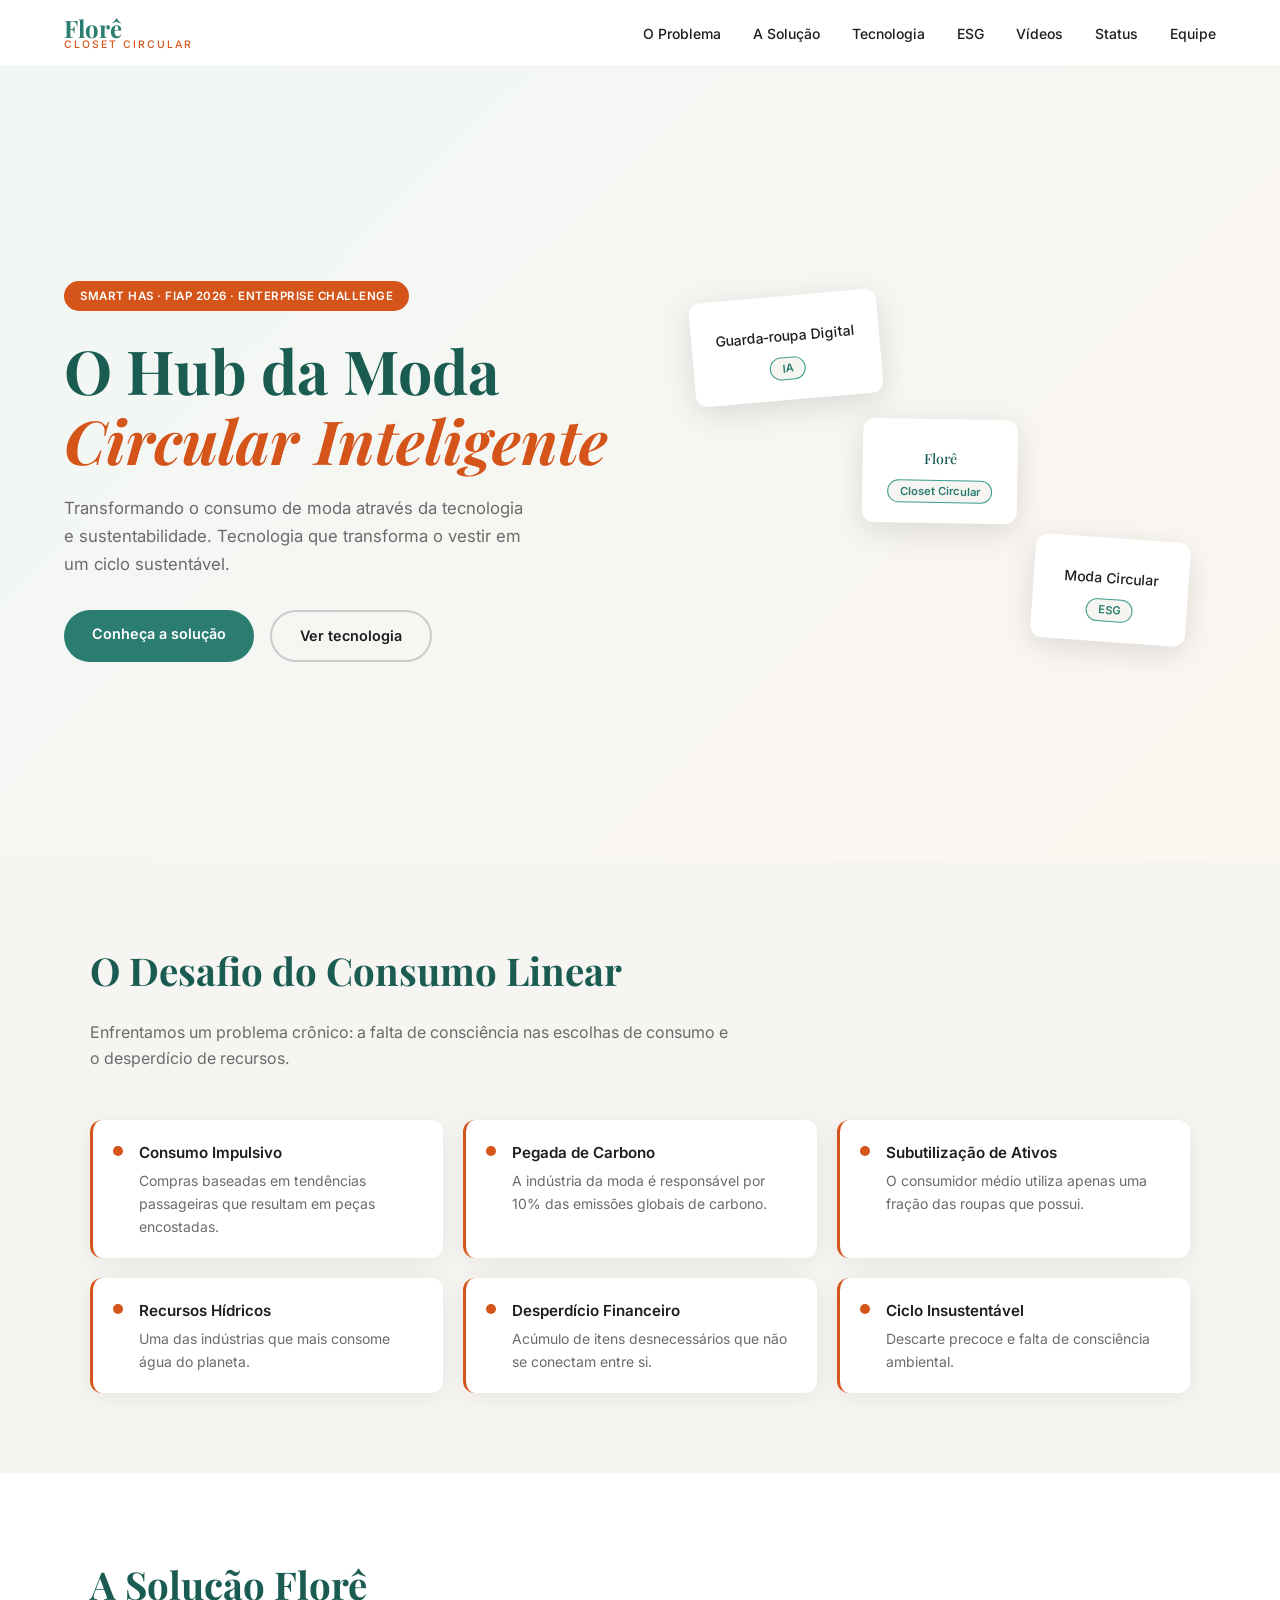
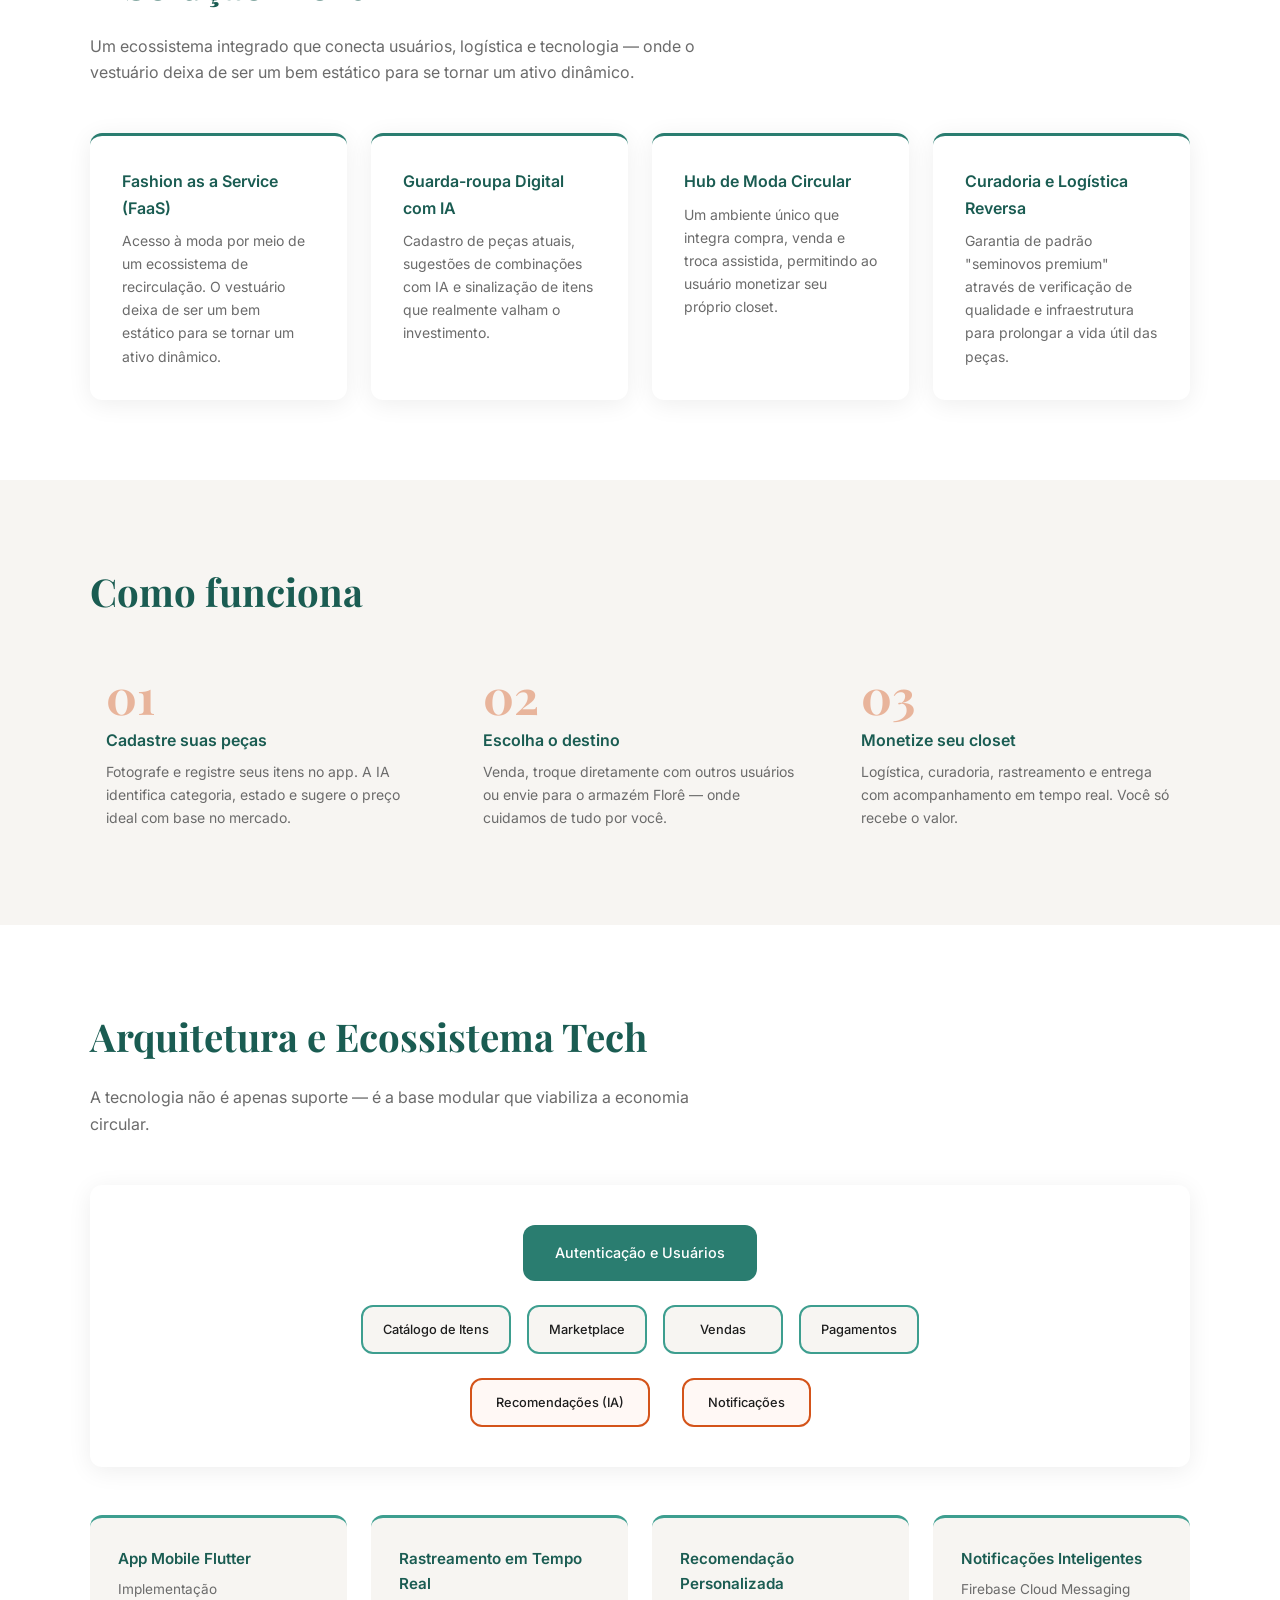
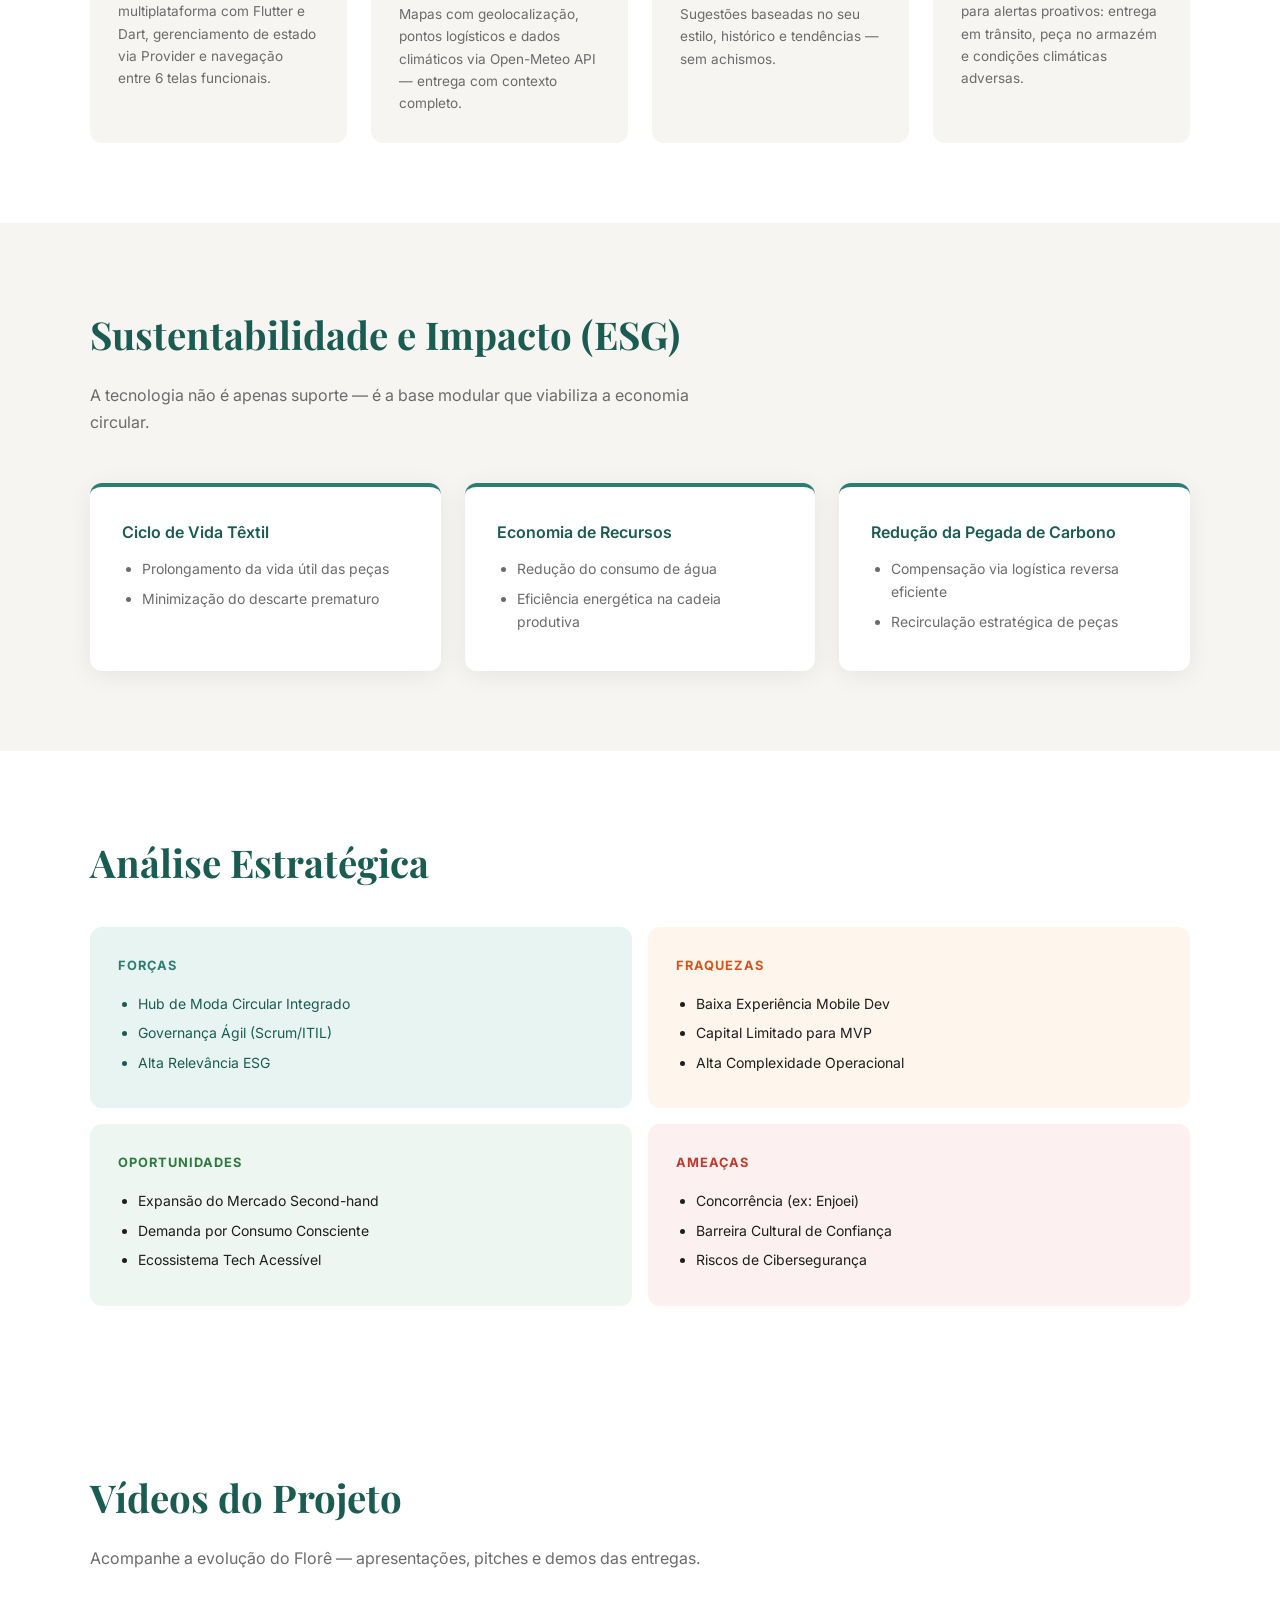
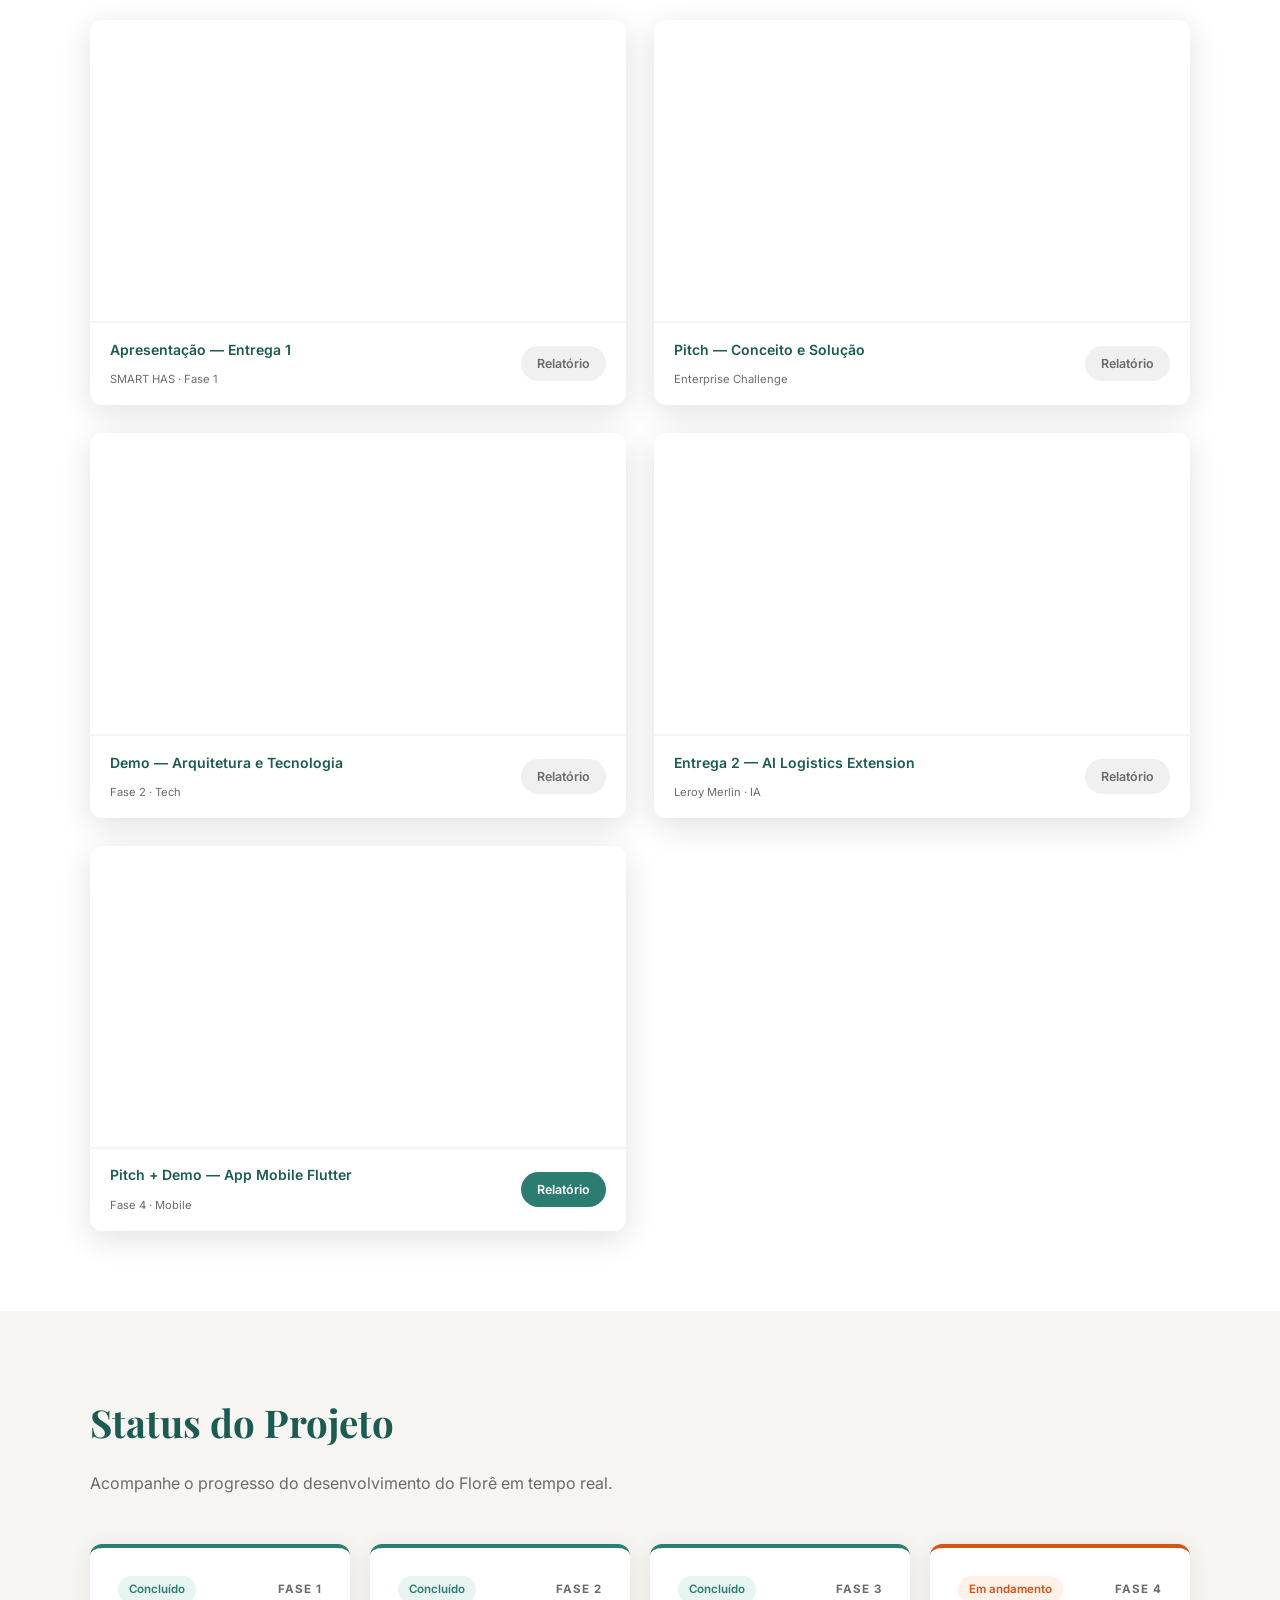
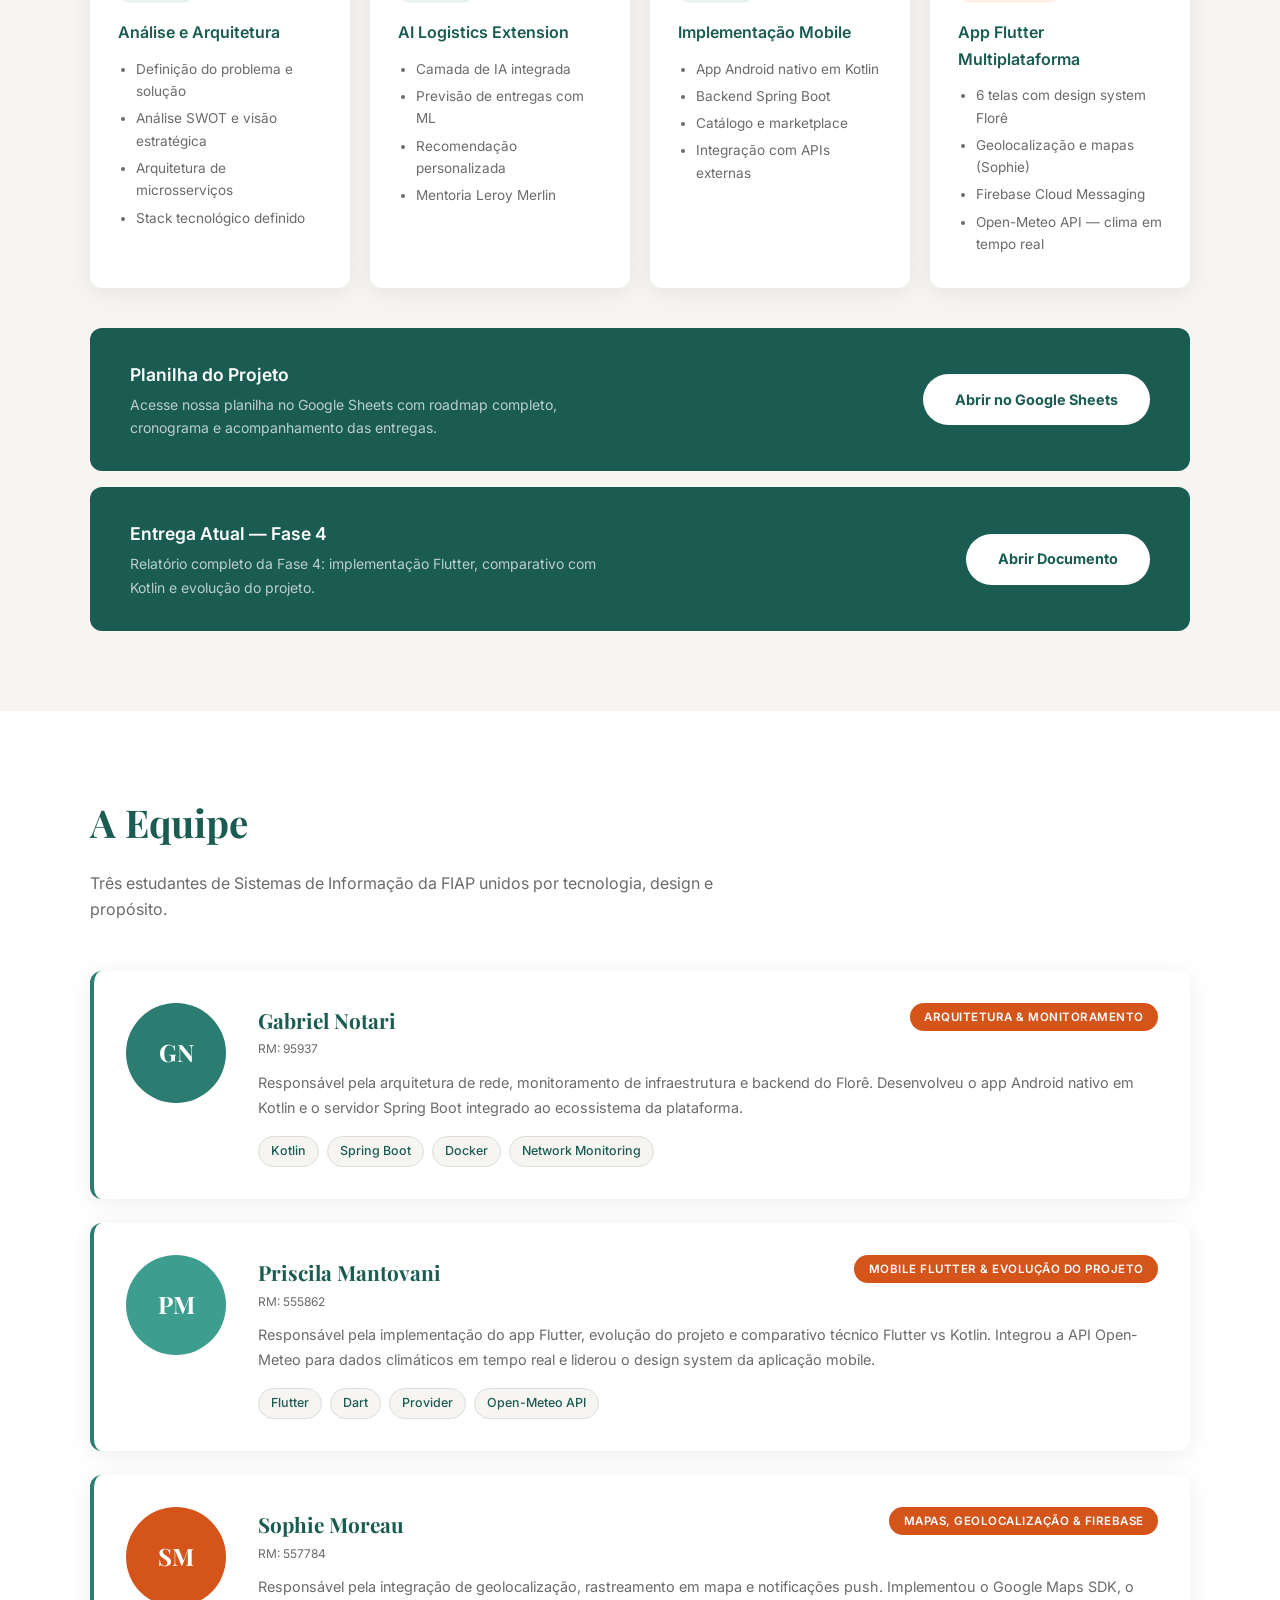
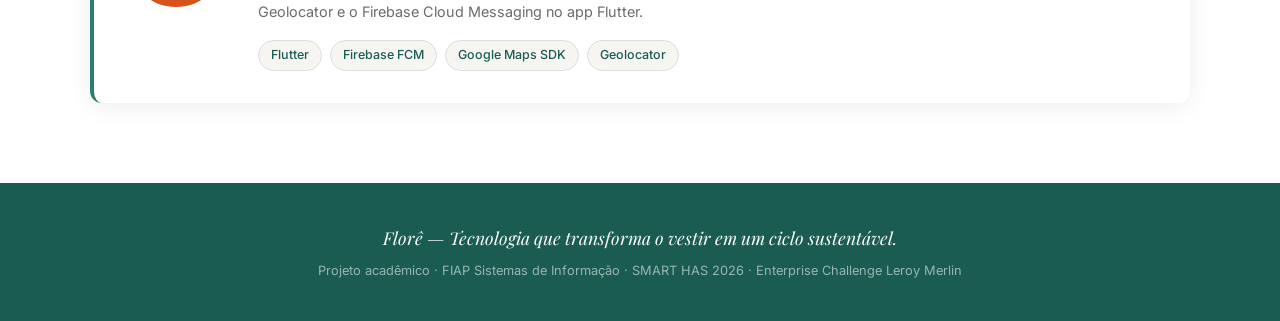
<file: index.html>
<!DOCTYPE html>
<html lang="pt-BR">
<head>
  <meta charset="UTF-8" />
  <meta name="viewport" content="width=device-width, initial-scale=1.0" />
  <title>Florê — Closet Circular</title>
  <link rel="stylesheet" href="css/style.css" />
  <link rel="preconnect" href="https://fonts.googleapis.com" />
  <link href="https://fonts.googleapis.com/css2?family=Playfair+Display:ital,wght@0,400;0,600;0,700;1,400&family=Inter:wght@300;400;500;600&display=swap" rel="stylesheet" />
</head>
<body>

  <!-- NAV -->
  <nav class="nav">
    <div class="nav__logo">
      <span class="nav__logo-text">Florê</span>
      <span class="nav__logo-sub">closet circular</span>
    </div>
    <ul class="nav__links">
      <li><a href="#problema">O Problema</a></li>
      <li><a href="#solucao">A Solução</a></li>
      <li><a href="#tecnologia">Tecnologia</a></li>
      <li><a href="#esg">ESG</a></li>
      <li><a href="#videos">Vídeos</a></li>
      <li><a href="#status">Status</a></li>
      <li><a href="#equipe">Equipe</a></li>
    </ul>
  </nav>

  <!-- HERO -->
  <section class="hero">
    <div class="hero__content">
      <span class="badge">SMART HAS · FIAP 2026 · Enterprise Challenge</span>
      <h1 class="hero__title">O Hub da Moda<br /><em>Circular Inteligente</em></h1>
      <p class="hero__subtitle">
        Transformando o consumo de moda através da tecnologia e sustentabilidade.
        Tecnologia que transforma o vestir em um ciclo sustentável.
      </p>
      <div class="hero__cta">
        <a href="#solucao" class="btn btn--primary">Conheça a solução</a>
        <a href="#tecnologia" class="btn btn--ghost">Ver tecnologia</a>
      </div>
    </div>
    <div class="hero__visual">
      <div class="hero__card hero__card--1">
        <p>Guarda-roupa Digital</p>
        <span class="card__tag">IA</span>
      </div>
      <div class="hero__card hero__card--2">
        <p class="hero__card-brand">Florê</p>
        <span class="card__tag">Closet Circular</span>
      </div>
      <div class="hero__card hero__card--3">
        <p>Moda Circular</p>
        <span class="card__tag">ESG</span>
      </div>
    </div>
  </section>

  <!-- PROBLEMA -->
  <section class="section section--alt" id="problema">
    <div class="container">
      <div class="section__header">
        <h2 class="section__title">O Desafio do Consumo Linear</h2>
        <p class="section__text">
          Enfrentamos um problema crônico: a falta de consciência nas escolhas de consumo e o desperdício de recursos.
        </p>
      </div>
      <div class="grid grid--2">
        <div class="problem-item">
          <div class="problem-item__dot"></div>
          <div>
            <h3>Consumo Impulsivo</h3>
            <p>Compras baseadas em tendências passageiras que resultam em peças encostadas.</p>
          </div>
        </div>
        <div class="problem-item">
          <div class="problem-item__dot"></div>
          <div>
            <h3>Pegada de Carbono</h3>
            <p>A indústria da moda é responsável por 10% das emissões globais de carbono.</p>
          </div>
        </div>
        <div class="problem-item">
          <div class="problem-item__dot"></div>
          <div>
            <h3>Subutilização de Ativos</h3>
            <p>O consumidor médio utiliza apenas uma fração das roupas que possui.</p>
          </div>
        </div>
        <div class="problem-item">
          <div class="problem-item__dot"></div>
          <div>
            <h3>Recursos Hídricos</h3>
            <p>Uma das indústrias que mais consome água do planeta.</p>
          </div>
        </div>
        <div class="problem-item">
          <div class="problem-item__dot"></div>
          <div>
            <h3>Desperdício Financeiro</h3>
            <p>Acúmulo de itens desnecessários que não se conectam entre si.</p>
          </div>
        </div>
        <div class="problem-item">
          <div class="problem-item__dot"></div>
          <div>
            <h3>Ciclo Insustentável</h3>
            <p>Descarte precoce e falta de consciência ambiental.</p>
          </div>
        </div>
      </div>
    </div>
  </section>

  <!-- SOLUÇÃO -->
  <section class="section" id="solucao">
    <div class="container">
      <div class="section__header">
        <h2 class="section__title">A Solução Florê</h2>
        <p class="section__text">
          Um ecossistema integrado que conecta usuários, logística e tecnologia — onde o vestuário deixa de ser um bem estático para se tornar um ativo dinâmico.
        </p>
      </div>
      <div class="cards">
        <div class="card card--accent">
          <h3>Fashion as a Service (FaaS)</h3>
          <p>Acesso à moda por meio de um ecossistema de recirculação. O vestuário deixa de ser um bem estático para se tornar um ativo dinâmico.</p>
        </div>
        <div class="card card--accent">
          <h3>Guarda-roupa Digital com IA</h3>
          <p>Cadastro de peças atuais, sugestões de combinações com IA e sinalização de itens que realmente valham o investimento.</p>
        </div>
        <div class="card card--accent">
          <h3>Hub de Moda Circular</h3>
          <p>Um ambiente único que integra compra, venda e troca assistida, permitindo ao usuário monetizar seu próprio closet.</p>
        </div>
        <div class="card card--accent">
          <h3>Curadoria e Logística Reversa</h3>
          <p>Garantia de padrão "seminovos premium" através de verificação de qualidade e infraestrutura para prolongar a vida útil das peças.</p>
        </div>
      </div>
    </div>
  </section>

  <!-- COMO FUNCIONA -->
  <section class="section section--alt" id="como-funciona">
    <div class="container">
      <h2 class="section__title">Como funciona</h2>
      <div class="steps">
        <div class="step">
          <span class="step__number">01</span>
          <h3>Cadastre suas peças</h3>
          <p>Fotografe e registre seus itens no app. A IA identifica categoria, estado e sugere o preço ideal com base no mercado.</p>
        </div>
        <div class="step">
          <span class="step__number">02</span>
          <h3>Escolha o destino</h3>
          <p>Venda, troque diretamente com outros usuários ou envie para o armazém Florê — onde cuidamos de tudo por você.</p>
        </div>
        <div class="step">
          <span class="step__number">03</span>
          <h3>Monetize seu closet</h3>
          <p>Logística, curadoria, rastreamento e entrega com acompanhamento em tempo real. Você só recebe o valor.</p>
        </div>
      </div>
    </div>
  </section>

  <!-- TECNOLOGIA -->
  <section class="section" id="tecnologia">
    <div class="container">
      <div class="section__header">
        <h2 class="section__title">Arquitetura e Ecossistema Tech</h2>
        <p class="section__text">
          A tecnologia não é apenas suporte — é a base modular que viabiliza a economia circular.
        </p>
      </div>
      <div class="arch">
        <div class="arch__center">
          <p>Autenticação e Usuários</p>
        </div>
        <div class="arch__modules">
          <div class="arch__module"><p>Catálogo de Itens</p></div>
          <div class="arch__module"><p>Marketplace</p></div>
          <div class="arch__module"><p>Vendas</p></div>
          <div class="arch__module"><p>Pagamentos</p></div>
        </div>
        <div class="arch__ai">
          <div class="arch__ai-item"><p>Recomendações (IA)</p></div>
          <div class="arch__ai-item"><p>Notificações</p></div>
        </div>
      </div>
      <div class="features">
        <div class="feature">
          <h3>App Mobile Flutter</h3>
          <p>Implementação multiplataforma com Flutter e Dart, gerenciamento de estado via Provider e navegação entre 6 telas funcionais.</p>
        </div>
        <div class="feature">
          <h3>Rastreamento em Tempo Real</h3>
          <p>Mapas com geolocalização, pontos logísticos e dados climáticos via Open-Meteo API — entrega com contexto completo.</p>
        </div>
        <div class="feature">
          <h3>Recomendação Personalizada</h3>
          <p>Sugestões baseadas no seu estilo, histórico e tendências — sem achismos.</p>
        </div>
        <div class="feature">
          <h3>Notificações Inteligentes</h3>
          <p>Firebase Cloud Messaging para alertas proativos: entrega em trânsito, peça no armazém e condições climáticas adversas.</p>
        </div>
      </div>
    </div>
  </section>

  <!-- ESG -->
  <section class="section section--alt" id="esg">
    <div class="container">
      <div class="section__header">
        <h2 class="section__title">Sustentabilidade e Impacto (ESG)</h2>
        <p class="section__text">
          A tecnologia não é apenas suporte — é a base modular que viabiliza a economia circular.
        </p>
      </div>
      <div class="esg-grid">
        <div class="esg-card">
          <h3>Ciclo de Vida Têxtil</h3>
          <ul>
            <li>Prolongamento da vida útil das peças</li>
            <li>Minimização do descarte prematuro</li>
          </ul>
        </div>
        <div class="esg-card">
          <h3>Economia de Recursos</h3>
          <ul>
            <li>Redução do consumo de água</li>
            <li>Eficiência energética na cadeia produtiva</li>
          </ul>
        </div>
        <div class="esg-card">
          <h3>Redução da Pegada de Carbono</h3>
          <ul>
            <li>Compensação via logística reversa eficiente</li>
            <li>Recirculação estratégica de peças</li>
          </ul>
        </div>
      </div>
    </div>
  </section>

  <!-- SWOT -->
  <section class="section" id="swot">
    <div class="container">
      <h2 class="section__title">Análise Estratégica</h2>
      <div class="swot">
        <div class="swot__cell swot__cell--s">
          <h3>Forças</h3>
          <ul>
            <li>Hub de Moda Circular Integrado</li>
            <li>Governança Ágil (Scrum/ITIL)</li>
            <li>Alta Relevância ESG</li>
          </ul>
        </div>
        <div class="swot__cell swot__cell--w">
          <h3>Fraquezas</h3>
          <ul>
            <li>Baixa Experiência Mobile Dev</li>
            <li>Capital Limitado para MVP</li>
            <li>Alta Complexidade Operacional</li>
          </ul>
        </div>
        <div class="swot__cell swot__cell--o">
          <h3>Oportunidades</h3>
          <ul>
            <li>Expansão do Mercado Second-hand</li>
            <li>Demanda por Consumo Consciente</li>
            <li>Ecossistema Tech Acessível</li>
          </ul>
        </div>
        <div class="swot__cell swot__cell--t">
          <h3>Ameaças</h3>
          <ul>
            <li>Concorrência (ex: Enjoei)</li>
            <li>Barreira Cultural de Confiança</li>
            <li>Riscos de Cibersegurança</li>
          </ul>
        </div>
      </div>
    </div>
  </section>

  <!-- VIDEOS -->
  <section class="section" id="videos">
    <div class="container">
      <div class="section__header">
        <h2 class="section__title">Vídeos do Projeto</h2>
        <p class="section__text">Acompanhe a evolução do Florê — apresentações, pitches e demos das entregas.</p>
      </div>
      <div class="videos-grid">
        <div class="video-card">
          <div class="video-wrap">
            <iframe src="https://www.youtube.com/embed/IFmr7-r5NGU?start=9" title="Florê - Vídeo 1" frameborder="0" allow="accelerometer; autoplay; clipboard-write; encrypted-media; gyroscope; picture-in-picture" allowfullscreen></iframe>
          </div>
          <div class="video-card__footer">
            <div>
              <p class="video-card__label">Apresentação — Entrega 1</p>
              <span class="video-card__tag">SMART HAS · Fase 1</span>
            </div>
            <a href="assets/pdfs/entrega-1.pdf" class="btn-pdf" target="_blank" data-pending="true">Relatório</a>
          </div>
        </div>
        <div class="video-card">
          <div class="video-wrap">
            <iframe src="https://www.youtube.com/embed/PlExFuU6SHs?start=1" title="Florê - Vídeo 2" frameborder="0" allow="accelerometer; autoplay; clipboard-write; encrypted-media; gyroscope; picture-in-picture" allowfullscreen></iframe>
          </div>
          <div class="video-card__footer">
            <div>
              <p class="video-card__label">Pitch — Conceito e Solução</p>
              <span class="video-card__tag">Enterprise Challenge</span>
            </div>
            <a href="assets/pdfs/entrega-2.pdf" class="btn-pdf" target="_blank" data-pending="true">Relatório</a>
          </div>
        </div>
        <div class="video-card">
          <div class="video-wrap">
            <iframe src="https://www.youtube.com/embed/DBwNPee3TGM?start=10" title="Florê - Vídeo 3" frameborder="0" allow="accelerometer; autoplay; clipboard-write; encrypted-media; gyroscope; picture-in-picture" allowfullscreen></iframe>
          </div>
          <div class="video-card__footer">
            <div>
              <p class="video-card__label">Demo — Arquitetura e Tecnologia</p>
              <span class="video-card__tag">Fase 2 · Tech</span>
            </div>
            <a href="assets/pdfs/entrega-3.pdf" class="btn-pdf" target="_blank" data-pending="true">Relatório</a>
          </div>
        </div>
        <div class="video-card">
          <div class="video-wrap">
            <iframe src="https://www.youtube.com/embed/zfQlmi-WRsg?start=3" title="Florê - Vídeo 4" frameborder="0" allow="accelerometer; autoplay; clipboard-write; encrypted-media; gyroscope; picture-in-picture" allowfullscreen></iframe>
          </div>
          <div class="video-card__footer">
            <div>
              <p class="video-card__label">Entrega 2 — AI Logistics Extension</p>
              <span class="video-card__tag">Leroy Merlin · IA</span>
            </div>
            <a href="assets/pdfs/entrega-4.pdf" class="btn-pdf" target="_blank" data-pending="true">Relatório</a>
          </div>
        </div>
        <div class="video-card">
          <div class="video-wrap">
            <iframe src="https://www.youtube.com/embed/sn-hsEqJ078" title="Florê - Fase 4" frameborder="0" allow="accelerometer; autoplay; clipboard-write; encrypted-media; gyroscope; picture-in-picture" allowfullscreen></iframe>
          </div>
          <div class="video-card__footer">
            <div>
              <p class="video-card__label">Pitch + Demo — App Mobile Flutter</p>
              <span class="video-card__tag">Fase 4 · Mobile</span>
            </div>
            <a href="assets/pdfs/entrega-fase4.pdf" class="btn-pdf" target="_blank">Relatório</a>
          </div>
        </div>

      </div>
    </div>
  </section>

  <!-- STATUS -->
  <section class="section section--alt" id="status">
    <div class="container">
      <div class="section__header">
        <h2 class="section__title">Status do Projeto</h2>
        <p class="section__text">Acompanhe o progresso do desenvolvimento do Florê em tempo real.</p>
      </div>
      <div class="status-grid">
        <div class="status-phase status-phase--done">
          <div class="status-phase__header">
            <span class="status-badge status-badge--done">Concluído</span>
            <span class="status-phase__num">Fase 1</span>
          </div>
          <h3>Análise e Arquitetura</h3>
          <ul>
            <li>Definição do problema e solução</li>
            <li>Análise SWOT e visão estratégica</li>
            <li>Arquitetura de microsserviços</li>
            <li>Stack tecnológico definido</li>
          </ul>
        </div>
        <div class="status-phase status-phase--done">
          <div class="status-phase__header">
            <span class="status-badge status-badge--done">Concluído</span>
            <span class="status-phase__num">Fase 2</span>
          </div>
          <h3>AI Logistics Extension</h3>
          <ul>
            <li>Camada de IA integrada</li>
            <li>Previsão de entregas com ML</li>
            <li>Recomendação personalizada</li>
            <li>Mentoria Leroy Merlin</li>
          </ul>
        </div>
        <div class="status-phase status-phase--done">
          <div class="status-phase__header">
            <span class="status-badge status-badge--done">Concluído</span>
            <span class="status-phase__num">Fase 3</span>
          </div>
          <h3>Implementação Mobile</h3>
          <ul>
            <li>App Android nativo em Kotlin</li>
            <li>Backend Spring Boot</li>
            <li>Catálogo e marketplace</li>
            <li>Integração com APIs externas</li>
          </ul>
        </div>
        <div class="status-phase status-phase--active">
          <div class="status-phase__header">
            <span class="status-badge status-badge--active">Em andamento</span>
            <span class="status-phase__num">Fase 4</span>
          </div>
          <h3>App Flutter Multiplataforma</h3>
          <ul>
            <li>6 telas com design system Florê</li>
            <li>Geolocalização e mapas (Sophie)</li>
            <li>Firebase Cloud Messaging</li>
            <li>Open-Meteo API — clima em tempo real</li>
          </ul>
        </div>
      </div>
      <div class="notion-cta">
        <div class="notion-cta__text">
          <div>
            <h3>Planilha do Projeto</h3>
            <p>Acesse nossa planilha no Google Sheets com roadmap completo, cronograma e acompanhamento das entregas.</p>
          </div>
        </div>
        <a href="https://docs.google.com/spreadsheets/d/1Z-wkbdMNPO_Iq59ugQeXgiXvL51vIGpdCzk_PUpWDBs/edit?gid=0#gid=0" class="btn btn--notion" target="_blank">
          Abrir no Google Sheets
        </a>
      </div>
      <div class="notion-cta" style="margin-top:1rem;">
        <div class="notion-cta__text">
          <div>
            <h3>Entrega Atual — Fase 4</h3>
            <p>Relatório completo da Fase 4: implementação Flutter, comparativo com Kotlin e evolução do projeto.</p>
          </div>
        </div>
        <a href="https://docs.google.com/document/d/1UsCDy0dgyTzAO0DwYq_TMVf_Zk6RgGlUrxVq-ClWnow/edit?usp=sharing" class="btn btn--notion" target="_blank">
          Abrir Documento
        </a>
      </div>
    </div>
  </section>

  <!-- EQUIPE -->
  <section class="section" id="equipe">
    <div class="container">
      <div class="section__header">
        <h2 class="section__title">A Equipe</h2>
        <p class="section__text">Três estudantes de Sistemas de Informação da FIAP unidos por tecnologia, design e propósito.</p>
      </div>
      <div class="team-full">

        <div class="team-card">
          <div class="team-card__photo-wrap">
            <div class="team-card__initials">GN</div>
          </div>
          <div class="team-card__info">
            <div class="team-card__header">
              <div>
                <h3 class="team-card__name">Gabriel Notari</h3>
                <span class="team-card__rm">RM: 95937</span>
              </div>
              <span class="team-card__role">Arquitetura & Monitoramento</span>
            </div>
            <p class="team-card__bio">
              Responsável pela arquitetura de rede, monitoramento de infraestrutura e backend do Florê. Desenvolveu o app Android nativo em Kotlin e o servidor Spring Boot integrado ao ecossistema da plataforma.
            </p>
            <div class="team-card__skills">
              <span>Kotlin</span>
              <span>Spring Boot</span>
              <span>Docker</span>
              <span>Network Monitoring</span>
            </div>
          </div>
        </div>

        <div class="team-card">
          <div class="team-card__photo-wrap">
            <div class="team-card__initials">PM</div>
          </div>
          <div class="team-card__info">
            <div class="team-card__header">
              <div>
                <h3 class="team-card__name">Priscila Mantovani</h3>
                <span class="team-card__rm">RM: 555862</span>
              </div>
              <span class="team-card__role">Mobile Flutter & Evolução do Projeto</span>
            </div>
            <p class="team-card__bio">
              Responsável pela implementação do app Flutter, evolução do projeto e comparativo técnico Flutter vs Kotlin. Integrou a API Open-Meteo para dados climáticos em tempo real e liderou o design system da aplicação mobile.
            </p>
            <div class="team-card__skills">
              <span>Flutter</span>
              <span>Dart</span>
              <span>Provider</span>
              <span>Open-Meteo API</span>
            </div>
          </div>
        </div>

        <div class="team-card">
          <div class="team-card__photo-wrap">
            <div class="team-card__initials">SM</div>
          </div>
          <div class="team-card__info">
            <div class="team-card__header">
              <div>
                <h3 class="team-card__name">Sophie Moreau</h3>
                <span class="team-card__rm">RM: 557784</span>
              </div>
              <span class="team-card__role">Mapas, Geolocalização & Firebase</span>
            </div>
            <p class="team-card__bio">
              Responsável pela integração de geolocalização, rastreamento em mapa e notificações push. Implementou o Google Maps SDK, o Geolocator e o Firebase Cloud Messaging no app Flutter.
            </p>
            <div class="team-card__skills">
              <span>Flutter</span>
              <span>Firebase FCM</span>
              <span>Google Maps SDK</span>
              <span>Geolocator</span>
            </div>
          </div>
        </div>

      </div>
    </div>
  </section>

  <!-- FOOTER -->
  <footer class="footer">
    <p class="footer__tagline">Florê — Tecnologia que transforma o vestir em um ciclo sustentável.</p>
    <p class="footer__info">Projeto acadêmico · FIAP Sistemas de Informação · SMART HAS 2026 · Enterprise Challenge Leroy Merlin</p>
  </footer>

  <script src="js/main.js"></script>
</body>
</html>
</file>
<file: css/style.css>
/* ===== RESET & BASE ===== */
*, *::before, *::after { box-sizing: border-box; margin: 0; padding: 0; }

:root {
  --teal:       #2a7d70;
  --teal-light: #3d9e8f;
  --teal-dark:  #1a5c52;
  --orange:     #d4541a;
  --orange-light:#e8783d;
  --cream:      #f7f5f2;
  --dark:       #1e1e1e;
  --gray:       #6b6b6b;
  --gray-light: #f0f0f0;
  --white:      #ffffff;
  --radius:     12px;
  --shadow:     0 4px 24px rgba(0,0,0,0.07);
  --shadow-md:  0 8px 32px rgba(0,0,0,0.12);
}

html { scroll-behavior: smooth; }

body {
  font-family: 'Inter', sans-serif;
  background: var(--white);
  color: var(--dark);
  line-height: 1.65;
}

/* ===== NAV ===== */
.nav {
  display: flex;
  align-items: center;
  justify-content: space-between;
  padding: 1rem 5%;
  position: sticky;
  top: 0;
  background: rgba(255,255,255,0.96);
  backdrop-filter: blur(8px);
  border-bottom: 1px solid #eee;
  z-index: 100;
}

.nav__logo { display: flex; flex-direction: column; line-height: 1; }

.nav__logo-text {
  font-family: 'Playfair Display', serif;
  font-size: 1.5rem;
  font-weight: 700;
  color: var(--teal);
}

.nav__logo-sub {
  font-size: 0.65rem;
  letter-spacing: 2px;
  text-transform: uppercase;
  color: var(--orange);
  font-weight: 500;
}

.nav__links {
  display: flex;
  gap: 2rem;
  list-style: none;
  align-items: center;
}

.nav__links a {
  text-decoration: none;
  color: var(--dark);
  font-size: 0.875rem;
  font-weight: 500;
  transition: color 0.2s;
}

.nav__links a:hover { color: var(--teal); }

/* ===== BUTTONS ===== */
.btn {
  display: inline-block;
  padding: 0.75rem 1.75rem;
  border-radius: 50px;
  font-size: 0.9rem;
  font-weight: 600;
  text-decoration: none;
  cursor: pointer;
  border: none;
  transition: all 0.2s;
}

.btn--primary { background: var(--teal); color: var(--white); }
.btn--primary:hover { background: var(--teal-light); transform: translateY(-1px); }

.btn--ghost { background: transparent; color: var(--dark); border: 2px solid #ccc; }
.btn--ghost:hover { border-color: var(--teal); color: var(--teal); }

/* ===== BADGE ===== */
.badge {
  display: inline-block;
  background: var(--orange);
  color: var(--white);
  font-size: 0.72rem;
  font-weight: 600;
  letter-spacing: 0.5px;
  padding: 0.35rem 1rem;
  border-radius: 50px;
  margin-bottom: 1.5rem;
  text-transform: uppercase;
}

/* ===== HERO ===== */
.hero {
  display: flex;
  align-items: center;
  justify-content: space-between;
  gap: 3rem;
  padding: 5rem 5% 4rem;
  background: linear-gradient(135deg, #f0f7f5 0%, #fdf6f0 100%);
  min-height: 88vh;
}

.hero__content { flex: 1; max-width: 560px; }

.hero__title {
  font-family: 'Playfair Display', serif;
  font-size: clamp(2.6rem, 5vw, 3.8rem);
  font-weight: 700;
  line-height: 1.15;
  color: var(--teal-dark);
  margin-bottom: 1.25rem;
}

.hero__title em { color: var(--orange); font-style: italic; }

.hero__subtitle {
  font-size: 1.05rem;
  color: var(--gray);
  margin-bottom: 2rem;
  max-width: 460px;
}

.hero__cta { display: flex; gap: 1rem; flex-wrap: wrap; }

/* HERO CARDS */
.hero__visual {
  flex: 1;
  position: relative;
  display: flex;
  align-items: center;
  justify-content: center;
  min-height: 380px;
}

.hero__card {
  position: absolute;
  background: var(--white);
  border-radius: var(--radius);
  padding: 1.25rem 1.5rem;
  box-shadow: var(--shadow-md);
  text-align: center;
  min-width: 155px;
}

.hero__card p { font-size: 0.875rem; font-weight: 500; margin: 0.5rem 0 0.4rem; }
.hero__card-brand { font-family: 'Playfair Display', serif; font-size: 1.1rem; font-weight: 700; color: var(--teal-dark); }

.card__tag {
  font-size: 0.7rem;
  background: var(--cream);
  color: var(--teal);
  font-weight: 600;
  padding: 0.2rem 0.7rem;
  border-radius: 50px;
  border: 1px solid var(--teal-light);
}

.hero__card--1 { top: 15px; left: 5%; transform: rotate(-5deg); }
.hero__card--2 { top: 50%; left: 50%; transform: translate(-50%, -50%) rotate(1deg); z-index: 2; }
.hero__card--3 { bottom: 20px; right: 5%; transform: rotate(4deg); }

/* ===== SECTIONS ===== */
.section { padding: 5rem 5%; }
.section--alt { background: var(--cream); }

.container { max-width: 1100px; margin: 0 auto; }

.section__header { margin-bottom: 3rem; }

.section__title {
  font-family: 'Playfair Display', serif;
  font-size: clamp(1.8rem, 3vw, 2.5rem);
  font-weight: 700;
  color: var(--teal-dark);
  margin-bottom: 1rem;
}

.section__text {
  font-size: 1rem;
  color: var(--gray);
  max-width: 640px;
}

/* ===== PROBLEM ITEMS ===== */
.grid--2 {
  display: grid;
  grid-template-columns: repeat(auto-fit, minmax(300px, 1fr));
  gap: 1.25rem;
}

.problem-item {
  display: flex;
  gap: 1rem;
  align-items: flex-start;
  background: var(--white);
  padding: 1.25rem;
  border-radius: var(--radius);
  border-left: 3px solid var(--orange);
  box-shadow: var(--shadow);
}

.problem-item__dot {
  width: 10px;
  height: 10px;
  min-width: 10px;
  border-radius: 50%;
  background: var(--orange);
  margin-top: 6px;
}
.problem-item h3 { font-size: 0.95rem; font-weight: 600; margin-bottom: 0.25rem; }
.problem-item p { font-size: 0.875rem; color: var(--gray); }

/* ===== CARDS ===== */
.cards {
  display: grid;
  grid-template-columns: repeat(auto-fit, minmax(240px, 1fr));
  gap: 1.5rem;
}

.card {
  background: var(--white);
  border-radius: var(--radius);
  padding: 2rem;
  box-shadow: var(--shadow);
  transition: transform 0.2s, box-shadow 0.2s;
}

.card--accent { border-top: 3px solid var(--teal); }
.card:hover { transform: translateY(-4px); box-shadow: var(--shadow-md); }
.card h3 { font-size: 1rem; font-weight: 600; margin-bottom: 0.5rem; color: var(--teal-dark); }
.card p { font-size: 0.875rem; color: var(--gray); }

/* ===== STEPS ===== */
.steps {
  display: grid;
  grid-template-columns: repeat(auto-fit, minmax(250px, 1fr));
  gap: 2rem;
  margin-top: 2rem;
}

.step { padding: 1rem; }

.step__number {
  font-family: 'Playfair Display', serif;
  font-size: 3rem;
  font-weight: 700;
  color: var(--orange);
  opacity: 0.4;
  display: block;
  margin-bottom: 0.5rem;
  line-height: 1;
}

.step h3 { font-size: 1rem; font-weight: 600; margin-bottom: 0.4rem; color: var(--teal-dark); }
.step p { font-size: 0.875rem; color: var(--gray); }

/* ===== ARCHITECTURE ===== */
.arch {
  background: var(--white);
  border-radius: var(--radius);
  padding: 2.5rem;
  box-shadow: var(--shadow);
  margin-bottom: 3rem;
  text-align: center;
}

.arch__center {
  display: inline-flex;
  flex-direction: column;
  align-items: center;
  gap: 0.5rem;
  background: var(--teal);
  color: var(--white);
  padding: 1rem 2rem;
  border-radius: var(--radius);
  margin-bottom: 1.5rem;
  font-weight: 500;
  font-size: 0.9rem;
}

.arch__modules {
  display: flex;
  justify-content: center;
  gap: 1rem;
  flex-wrap: wrap;
  margin-bottom: 1.5rem;
}

.arch__module {
  background: var(--cream);
  border: 2px solid var(--teal-light);
  border-radius: var(--radius);
  padding: 0.75rem 1.25rem;
  font-size: 0.8rem;
  font-weight: 500;
  text-align: center;
  min-width: 120px;
}


.arch__ai {
  display: flex;
  justify-content: center;
  gap: 2rem;
  flex-wrap: wrap;
}

.arch__ai-item {
  background: #fff8f5;
  border: 2px solid var(--orange);
  border-radius: var(--radius);
  padding: 0.75rem 1.5rem;
  font-size: 0.8rem;
  font-weight: 500;
  text-align: center;
}


/* ===== FEATURES ===== */
.features {
  display: grid;
  grid-template-columns: repeat(auto-fit, minmax(220px, 1fr));
  gap: 1.5rem;
}

.feature {
  background: var(--cream);
  border-radius: var(--radius);
  padding: 1.75rem;
  border-top: 3px solid var(--teal-light);
}

.feature h3 { font-size: 0.95rem; font-weight: 600; margin-bottom: 0.4rem; color: var(--teal-dark); }
.feature p { font-size: 0.85rem; color: var(--gray); }

/* ===== ESG ===== */
.esg-grid {
  display: grid;
  grid-template-columns: repeat(auto-fit, minmax(280px, 1fr));
  gap: 1.5rem;
}

.esg-card {
  background: var(--white);
  border-radius: var(--radius);
  padding: 2rem;
  box-shadow: var(--shadow);
  border-top: 4px solid var(--teal);
}

.esg-card h3 { font-size: 1rem; font-weight: 600; margin-bottom: 0.75rem; color: var(--teal-dark); }
.esg-card ul { padding-left: 1.25rem; }
.esg-card li { font-size: 0.875rem; color: var(--gray); margin-bottom: 0.4rem; }

/* ===== SWOT ===== */
.swot {
  display: grid;
  grid-template-columns: 1fr 1fr;
  gap: 1rem;
  margin-top: 2rem;
}

.swot__cell {
  padding: 1.75rem;
  border-radius: var(--radius);
}

.swot__cell h3 {
  font-size: 0.8rem;
  font-weight: 700;
  text-transform: uppercase;
  letter-spacing: 1px;
  margin-bottom: 1rem;
}

.swot__cell ul { padding-left: 1.25rem; }
.swot__cell li { font-size: 0.875rem; margin-bottom: 0.4rem; }

.swot__cell--s { background: #e8f4f1; color: var(--teal-dark); }
.swot__cell--s h3 { color: var(--teal); }
.swot__cell--w { background: #fef5ec; }
.swot__cell--w h3 { color: var(--orange); }
.swot__cell--o { background: #edf6f0; }
.swot__cell--o h3 { color: #2d7a3e; }
.swot__cell--t { background: #fdf0f0; }
.swot__cell--t h3 { color: #c0392b; }

/* ===== STATUS ===== */
.status-grid {
  display: grid;
  grid-template-columns: repeat(auto-fit, minmax(230px, 1fr));
  gap: 1.25rem;
  margin-bottom: 2.5rem;
}

.status-phase {
  background: var(--white);
  border-radius: var(--radius);
  padding: 1.75rem;
  box-shadow: var(--shadow);
  border-top: 4px solid #ddd;
}

.status-phase--done   { border-top-color: var(--teal); }
.status-phase--active { border-top-color: var(--orange); }
.status-phase--upcoming { border-top-color: #ccc; opacity: 0.8; }

.status-phase__header {
  display: flex;
  justify-content: space-between;
  align-items: center;
  margin-bottom: 1rem;
}

.status-phase__num {
  font-size: 0.72rem;
  font-weight: 700;
  text-transform: uppercase;
  letter-spacing: 1px;
  color: var(--gray);
}

.status-badge {
  font-size: 0.72rem;
  font-weight: 600;
  padding: 0.25rem 0.7rem;
  border-radius: 50px;
}

.status-badge--done     { background: #e8f4f1; color: var(--teal); }
.status-badge--active   { background: #fff0e8; color: var(--orange); }
.status-badge--upcoming { background: var(--gray-light); color: var(--gray); }

.status-phase h3 {
  font-size: 1rem;
  font-weight: 600;
  color: var(--teal-dark);
  margin-bottom: 0.75rem;
}

.status-phase ul { padding-left: 1.1rem; }
.status-phase li { font-size: 0.85rem; color: var(--gray); margin-bottom: 0.3rem; }

/* NOTION CTA */
.notion-cta {
  display: flex;
  align-items: center;
  justify-content: space-between;
  gap: 1.5rem;
  background: var(--teal-dark);
  border-radius: var(--radius);
  padding: 2rem 2.5rem;
  flex-wrap: wrap;
}

.notion-cta__text {
  display: flex;
  align-items: center;
  gap: 1.25rem;
}


.notion-cta__text h3 {
  font-size: 1.1rem;
  font-weight: 600;
  color: var(--white);
  margin-bottom: 0.25rem;
}

.notion-cta__text p {
  font-size: 0.875rem;
  color: rgba(255,255,255,0.7);
  max-width: 480px;
}

.btn--notion {
  background: var(--white);
  color: var(--teal-dark);
  white-space: nowrap;
  font-weight: 700;
  padding: 0.85rem 2rem;
  border-radius: 50px;
  text-decoration: none;
  font-size: 0.9rem;
  transition: all 0.2s;
}

.btn--notion:hover { background: var(--cream); transform: translateY(-2px); }


/* ===== VIDEOS ===== */
.videos-grid {
  display: grid;
  grid-template-columns: repeat(auto-fit, minmax(460px, 1fr));
  gap: 1.75rem;
}

.video-card {
  background: var(--white);
  border-radius: var(--radius);
  overflow: hidden;
  box-shadow: var(--shadow-md);
  transition: transform 0.2s;
}

.video-card:hover { transform: translateY(-3px); }

.video-wrap {
  position: relative;
  padding-bottom: 56.25%;
  height: 0;
  overflow: hidden;
}

.video-wrap iframe {
  position: absolute;
  top: 0; left: 0;
  width: 100%; height: 100%;
  border: none;
}

.video-card__footer {
  display: flex;
  align-items: center;
  justify-content: space-between;
  gap: 1rem;
  padding: 0.9rem 1.25rem;
  border-top: 2px solid var(--cream);
}

.video-card__label {
  font-size: 0.875rem;
  font-weight: 600;
  color: var(--teal-dark);
  margin-bottom: 0.2rem;
}

.video-card__tag {
  font-size: 0.7rem;
  color: var(--gray);
  font-weight: 400;
}

.btn-pdf {
  display: inline-flex;
  align-items: center;
  gap: 0.4rem;
  background: var(--teal);
  color: var(--white);
  font-size: 0.78rem;
  font-weight: 600;
  padding: 0.45rem 1rem;
  border-radius: 50px;
  text-decoration: none;
  white-space: nowrap;
  transition: all 0.2s;
  flex-shrink: 0;
}

.btn-pdf:hover { background: var(--teal-light); }

.btn-pdf[data-pending="true"] {
  background: var(--gray-light);
  color: var(--gray);
  cursor: not-allowed;
  pointer-events: none;
}

/* ===== TEAM ===== */
.team {
  display: flex;
  gap: 2rem;
  justify-content: center;
  flex-wrap: wrap;
  margin-top: 2rem;
}

.team__member {
  text-align: center;
  background: var(--white);
  border-radius: var(--radius);
  padding: 2rem 2.5rem;
  box-shadow: var(--shadow);
  min-width: 180px;
}

.team__avatar {
  width: 72px;
  height: 72px;
  background: var(--teal);
  color: var(--white);
  border-radius: 50%;
  display: flex;
  align-items: center;
  justify-content: center;
  font-size: 1.25rem;
  font-weight: 700;
  margin: 0 auto 1rem;
  font-family: 'Playfair Display', serif;
}

.team__member h3 { font-size: 0.95rem; font-weight: 600; margin-bottom: 0.25rem; }
.team__rm { font-size: 0.8rem; color: var(--gray); }

/* ===== TEAM FULL ===== */
.team-full {
  display: flex;
  flex-direction: column;
  gap: 1.5rem;
}

.team-card {
  display: flex;
  gap: 2rem;
  align-items: flex-start;
  background: var(--white);
  border-radius: var(--radius);
  padding: 2rem;
  box-shadow: var(--shadow);
  border-left: 4px solid var(--teal);
  transition: transform 0.2s;
}

.team-card:hover { transform: translateX(4px); }

.team-card__photo-wrap {
  flex-shrink: 0;
  width: 100px;
  height: 100px;
  border-radius: 50%;
  overflow: hidden;
  background: var(--teal);
}

.team-card__photo {
  width: 100%;
  height: 100%;
  object-fit: cover;
  display: block;
}

.team-card__initials {
  width: 100%;
  height: 100%;
  display: flex;
  align-items: center;
  justify-content: center;
  font-family: 'Playfair Display', serif;
  font-size: 1.5rem;
  font-weight: 700;
  color: var(--white);
}

.team-card:nth-child(1) .team-card__photo-wrap { background: var(--teal); }
.team-card:nth-child(2) .team-card__photo-wrap { background: var(--teal-light); }
.team-card:nth-child(3) .team-card__photo-wrap { background: var(--orange); }

.team-card__info { flex: 1; }

.team-card__header {
  display: flex;
  align-items: flex-start;
  justify-content: space-between;
  gap: 1rem;
  margin-bottom: 0.75rem;
  flex-wrap: wrap;
}

.team-card__name {
  font-family: 'Playfair Display', serif;
  font-size: 1.3rem;
  font-weight: 700;
  color: var(--teal-dark);
  margin-bottom: 0.15rem;
}

.team-card__rm {
  font-size: 0.75rem;
  color: var(--gray);
  display: block;
}

.team-card__role {
  background: var(--orange);
  color: var(--white);
  font-size: 0.72rem;
  font-weight: 600;
  padding: 0.3rem 0.9rem;
  border-radius: 50px;
  text-transform: uppercase;
  letter-spacing: 0.5px;
  white-space: nowrap;
  align-self: flex-start;
}

.team-card__bio {
  font-size: 0.9rem;
  color: var(--gray);
  line-height: 1.7;
  margin-bottom: 1rem;
}

.team-card__skills {
  display: flex;
  flex-wrap: wrap;
  gap: 0.5rem;
}

.team-card__skills span {
  background: var(--cream);
  border: 1px solid #ddd;
  color: var(--teal-dark);
  font-size: 0.78rem;
  font-weight: 500;
  padding: 0.25rem 0.75rem;
  border-radius: 50px;
}

@media (max-width: 600px) {
  .team-card { flex-direction: column; align-items: center; text-align: center; }
  .team-card__header { justify-content: center; }
  .team-card__skills { justify-content: center; }
}

/* ===== FOOTER ===== */
.footer {
  text-align: center;
  padding: 2.5rem 5%;
  background: var(--teal-dark);
  color: rgba(255,255,255,0.9);
}

.footer__tagline {
  font-family: 'Playfair Display', serif;
  font-size: 1.1rem;
  color: var(--white);
  margin-bottom: 0.5rem;
  font-style: italic;
}

.footer__info { font-size: 0.8rem; color: rgba(255,255,255,0.55); }

/* ===== RESPONSIVE ===== */
@media (max-width: 768px) {
  .hero {
    flex-direction: column;
    padding: 3rem 5%;
    min-height: auto;
    text-align: center;
  }

  .hero__cta { justify-content: center; }
  .hero__subtitle { margin: 0 auto 2rem; }
  .hero__visual { min-height: 260px; width: 100%; }

  .nav__links { display: none; }

  .swot { grid-template-columns: 1fr; }

  .arch__modules { flex-direction: column; align-items: center; }

  .videos-grid { grid-template-columns: 1fr; }
}
.video-wrap--placeholder {
  background: var(--cream);
  display: flex;
  align-items: center;
  justify-content: center;
}

.video-placeholder {
  position: absolute;
  top: 0; left: 0;
  width: 100%; height: 100%;
  display: flex;
  flex-direction: column;
  align-items: center;
  justify-content: center;
  gap: 0.5rem;
  background: #f0ede8;
  color: var(--gray);
}

.video-placeholder__icon {
  font-size: 2rem;
  color: var(--teal);
  opacity: 0.4;
}

.video-placeholder p {
  font-size: 0.85rem;
  font-weight: 500;
  color: var(--gray);
  margin: 0;
}
</file>
